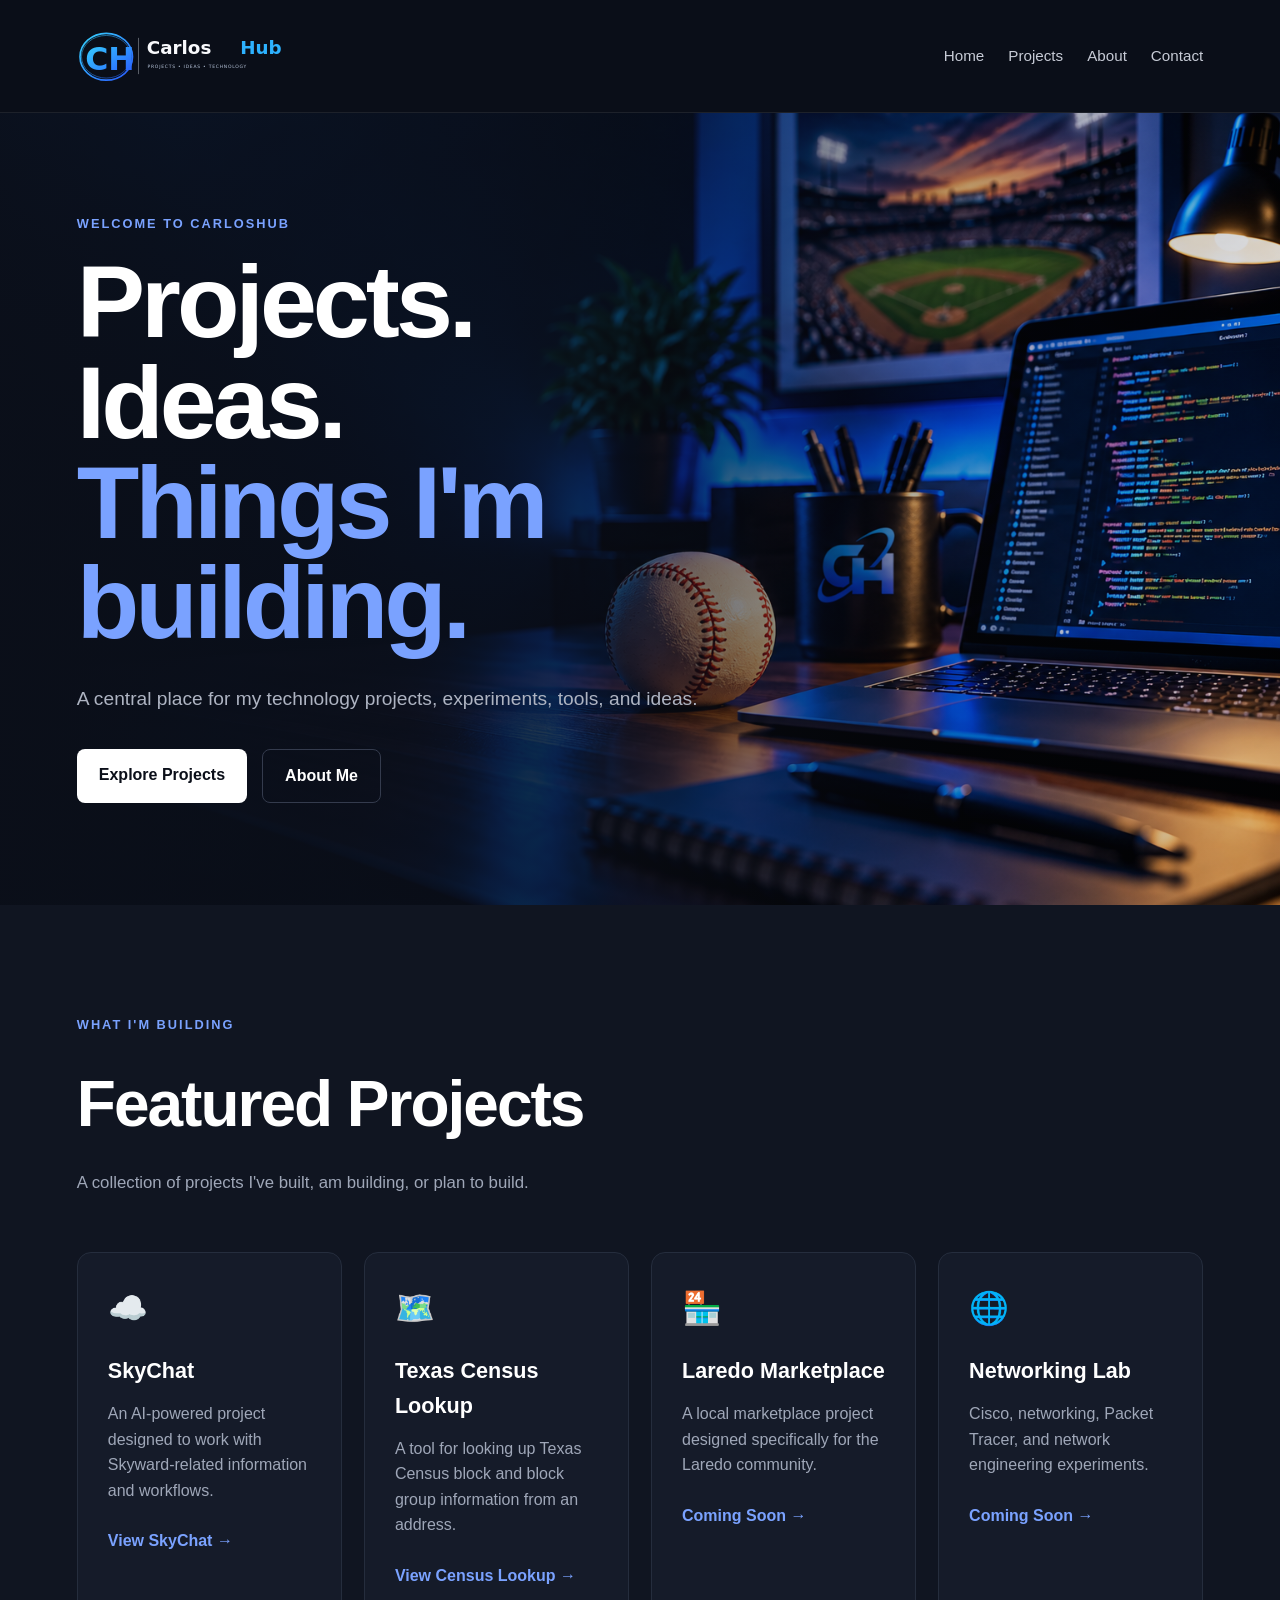
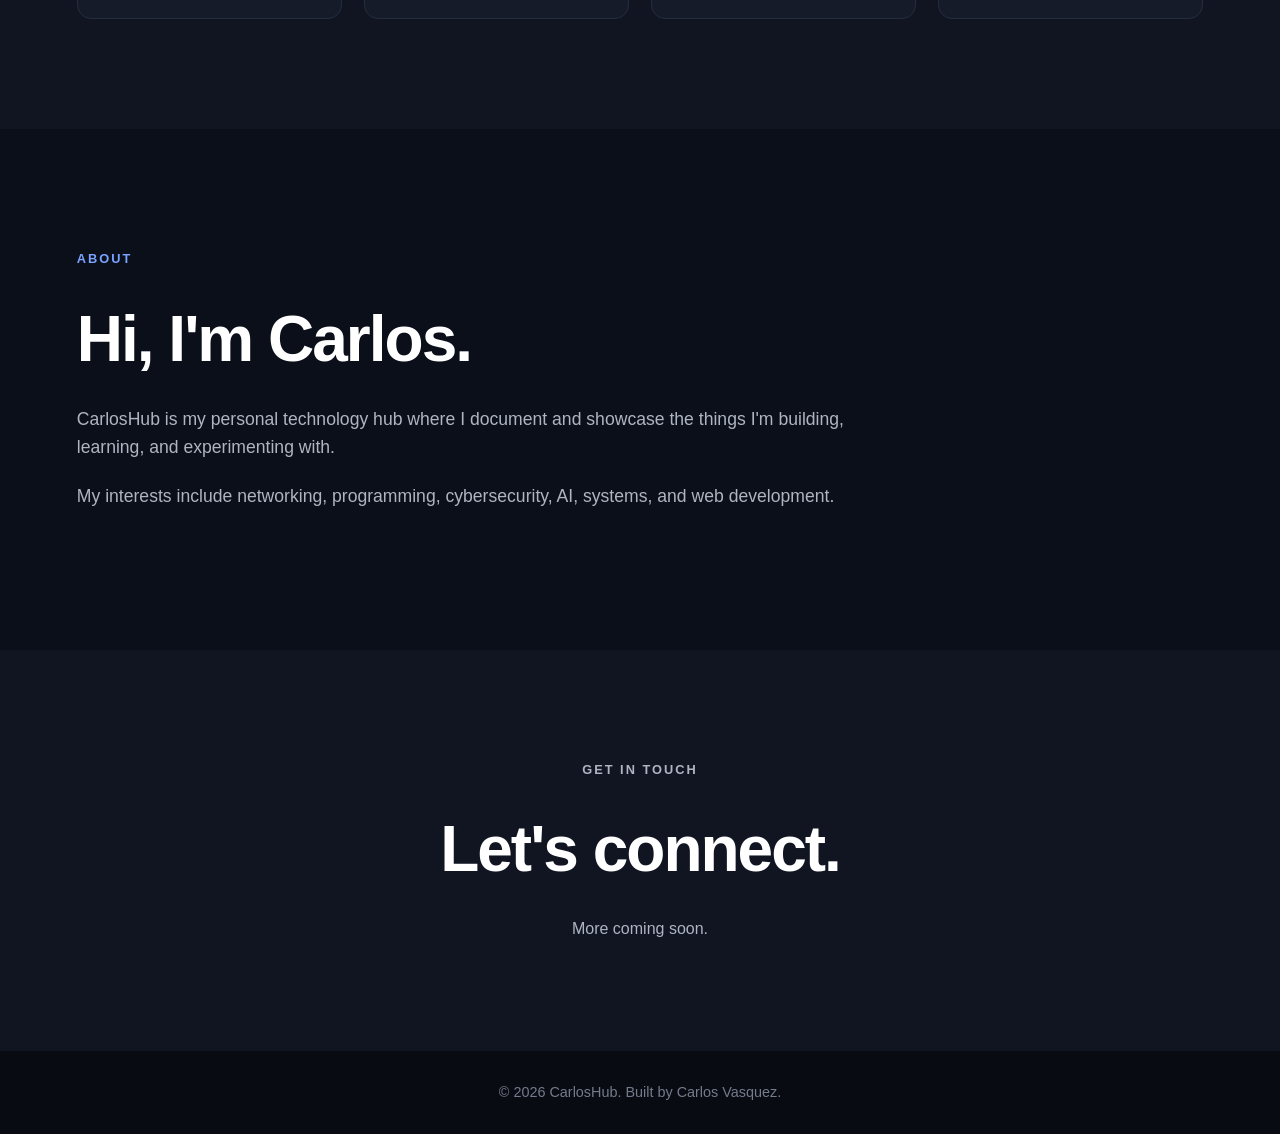
<file: index.html>
<!DOCTYPE html>
<html lang="en">
<head>
    <meta charset="UTF-8">
    <meta name="viewport" content="width=device-width, initial-scale=1.0">

    <title>CarlosHub | Projects & Technology</title>

    <link rel="stylesheet" href="style.css">
    <link rel="icon" type="image/png" href="carloshub-favicon.png">
</head>

<body>

    <!-- Navigation -->
    <header class="navbar">
        <div class="logo">
    <a href="index.html">
        <img src="carloshub-logo.svg" alt="CarlosHub">
    </a>
</div>

        <nav>
            <a href="#home">Home</a>
            <a href="#projects">Projects</a>
            <a href="#about">About</a>
            <a href="#contact">Contact</a>
        </nav>
    </header>


    <!-- Hero Section -->
    <section id="home" class="hero">

        <div class="hero-content">

            <p class="eyebrow">WELCOME TO CARLOSHUB</p>

            <h1>
                Projects.<br>
                Ideas.<br>
                <span>Things I'm building.</span>
            </h1>

            <p class="hero-text">
                A central place for my technology projects, experiments,
                tools, and ideas.
            </p>

            <div class="hero-buttons">
                <a href="#projects" class="button primary">
                    Explore Projects
                </a>

                <a href="#about" class="button secondary">
                    About Me
                </a>
            </div>

        </div>

    </section>


    <!-- Projects Section -->
    <section id="projects" class="projects-section">

        <div class="section-heading">
            <p class="eyebrow">WHAT I'M BUILDING</p>

            <h2>Featured Projects</h2>

            <p>
                A collection of projects I've built, am building,
                or plan to build.
            </p>
        </div>


        <div class="projects-grid">

            <!-- SkyChat -->
            <article class="project-card">

                <div class="project-icon">☁️</div>

                <h3>SkyChat</h3>

                <p>
                    An AI-powered project designed to work with
                    Skyward-related information and workflows.
                </p>

                <a href="https://carlosvasquez96.github.io/skychat/index.html"
   class="project-link"
   target="_blank"
   rel="noopener noreferrer">
    View SkyChat →
</a>

            </article>


            <!-- Census Lookup -->
            <article class="project-card">

                <div class="project-icon">🗺️</div>

                <h3>Texas Census Lookup</h3>

                <p>
                    A tool for looking up Texas Census block and
                    block group information from an address.
                </p>

                <a href="https://carlosvasquez96.github.io/census-block-lookup/"
   class="project-link"
   target="_blank"
   rel="noopener noreferrer">
    View Census Lookup →
</a>

            </article>


            <!-- Laredo Marketplace -->
            <article class="project-card">

                <div class="project-icon">🏪</div>

                <h3>Laredo Marketplace</h3>

                <p>
                    A local marketplace project designed specifically
                    for the Laredo community.
                </p>

                <a href="#" class="project-link">
                    Coming Soon →
                </a>

            </article>


            <!-- Networking -->
            <article class="project-card">

                <div class="project-icon">🌐</div>

                <h3>Networking Lab</h3>

                <p>
                    Cisco, networking, Packet Tracer, and
                    network engineering experiments.
                </p>

                <a href="#" class="project-link">
                    Coming Soon →
                </a>

            </article>

        </div>

    </section>


    <!-- About Section -->
    <section id="about" class="about-section">

        <div class="about-content">

            <p class="eyebrow">ABOUT</p>

            <h2>Hi, I'm Carlos.</h2>

            <p>
                CarlosHub is my personal technology hub where I
                document and showcase the things I'm building,
                learning, and experimenting with.
            </p>

            <p>
                My interests include networking, programming,
                cybersecurity, AI, systems, and web development.
            </p>

        </div>

    </section>


    <!-- Contact Section -->
    <section id="contact" class="contact-section">

        <p class="eyebrow">GET IN TOUCH</p>

        <h2>Let's connect.</h2>

        <p>
            More coming soon.
        </p>

    </section>


    <!-- Footer -->
    <footer>

        <p>
            © 2026 CarlosHub. Built by Carlos Vasquez.
        </p>

    </footer>


</body>
</html>
</file>
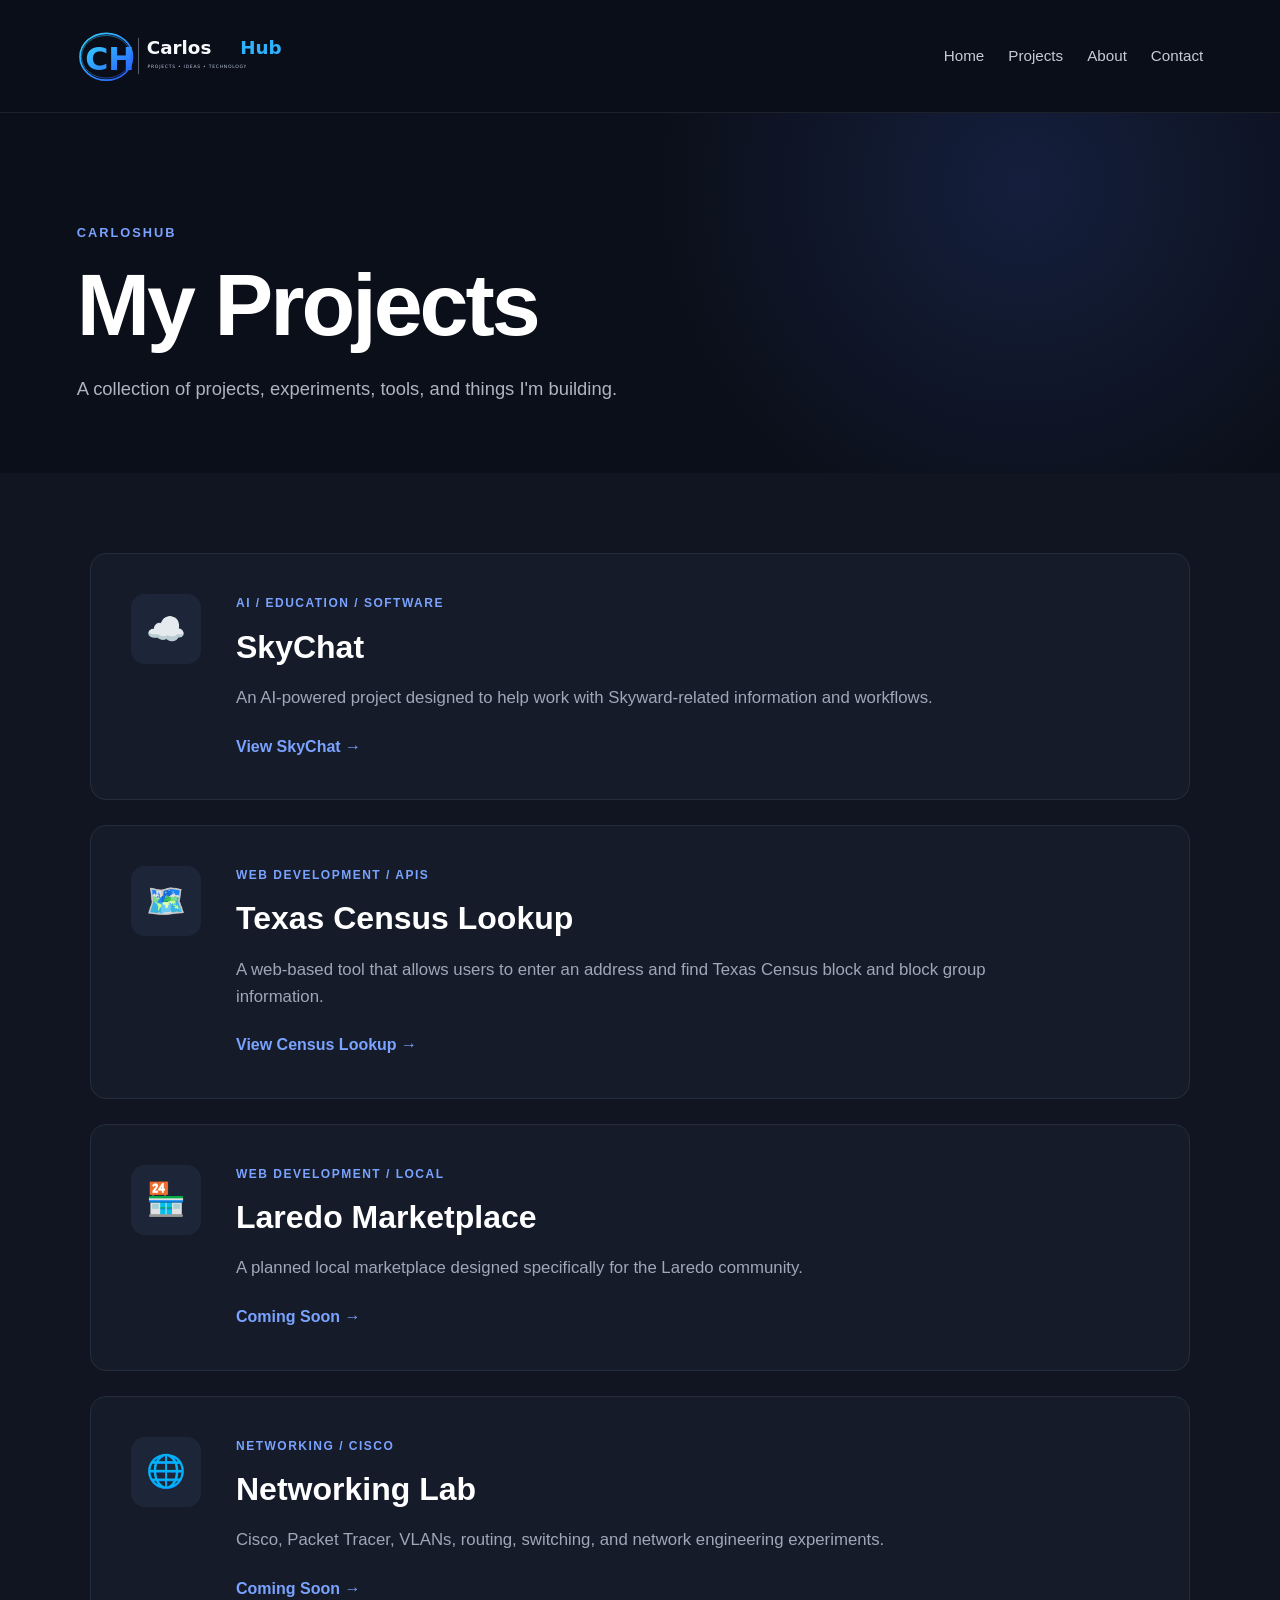
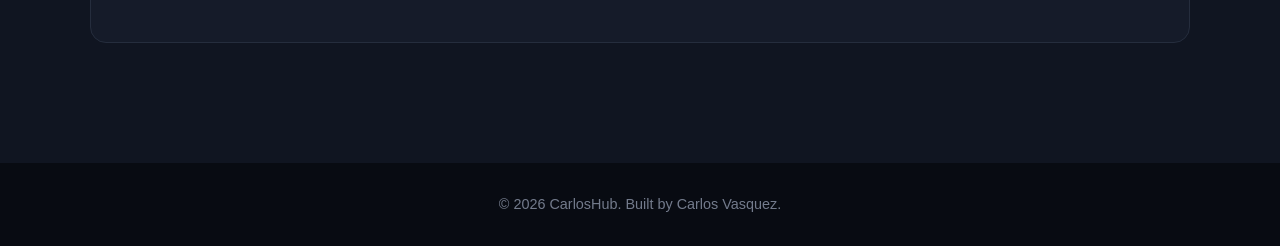
<file: projects.html>
<!DOCTYPE html>
<html lang="en">
<head>
    <meta charset="UTF-8">
    <meta name="viewport" content="width=device-width, initial-scale=1.0">

    <title>Projects | CarlosHub</title>

    <link rel="stylesheet" href="style.css">
    <link rel="icon" type="image/png" href="carloshub-favicon.png">
</head>

<body>

    <!-- Navigation -->
    <header class="navbar">
        <div class="logo">
    <a href="index.html">
        <img src="carloshub-logo.svg" alt="CarlosHub">
    </a>
</div>

        <nav>
            <a href="index.html">Home</a>
            <a href="projects.html">Projects</a>
            <a href="index.html#about">About</a>
            <a href="index.html#contact">Contact</a>
        </nav>
    </header>


    <!-- Page Header -->
    <section class="page-header">

        <p class="eyebrow">CARLOSHUB</p>

        <h1>My Projects</h1>

        <p>
            A collection of projects, experiments, tools,
            and things I'm building.
        </p>

    </section>


    <!-- Projects -->
    <section class="all-projects">

        <div class="project-list">


            <!-- SkyChat -->
            <article class="large-project-card">

                <div class="project-icon">☁️</div>

                <div class="project-content">

                    <p class="project-category">
                        AI / Education / Software
                    </p>

                    <h2>SkyChat</h2>

                    <p>
                        An AI-powered project designed to help
                        work with Skyward-related information
                        and workflows.
                    </p>

                    <a href="https://carlosvasquez96.github.io/skychat/index.html"
   class="project-link"
   target="_blank"
   rel="noopener noreferrer">
    View SkyChat →
</a>

                </div>

            </article>


            <!-- Census -->
            <article class="large-project-card">

                <div class="project-icon">🗺️</div>

                <div class="project-content">

                    <p class="project-category">
                        Web Development / APIs
                    </p>

                    <h2>Texas Census Lookup</h2>

                    <p>
                        A web-based tool that allows users to
                        enter an address and find Texas Census
                        block and block group information.
                    </p>

                    <a href="https://carlosvasquez96.github.io/census-block-lookup/"
   class="project-link"
   target="_blank"
   rel="noopener noreferrer">
    View Census Lookup →
</a>

                </div>

            </article>


            <!-- Laredo Marketplace -->
            <article class="large-project-card">

                <div class="project-icon">🏪</div>

                <div class="project-content">

                    <p class="project-category">
                        Web Development / Local
                    </p>

                    <h2>Laredo Marketplace</h2>

                    <p>
                        A planned local marketplace designed
                        specifically for the Laredo community.
                    </p>

                    <a href="#" class="project-link">
                        Coming Soon →
                    </a>

                </div>

            </article>


            <!-- Networking -->
            <article class="large-project-card">

                <div class="project-icon">🌐</div>

                <div class="project-content">

                    <p class="project-category">
                        Networking / Cisco
                    </p>

                    <h2>Networking Lab</h2>

                    <p>
                        Cisco, Packet Tracer, VLANs, routing,
                        switching, and network engineering
                        experiments.
                    </p>

                    <a href="#" class="project-link">
                        Coming Soon →
                    </a>

                </div>

            </article>


        </div>

    </section>


    <!-- Footer -->
    <footer>

        <p>
            © 2026 CarlosHub. Built by Carlos Vasquez.
        </p>

    </footer>


</body>
</html>
</file>
<file: style.css>
/* ========================================
   CarlosHub - Main Styles
======================================== */

* {
    margin: 0;
    padding: 0;
    box-sizing: border-box;
}

html {
    scroll-behavior: smooth;
}

body {
    font-family: Arial, Helvetica, sans-serif;
    background: #0b0f19;
    color: #ffffff;
    line-height: 1.6;
}


/* ========================================
   Navigation
======================================== */

.navbar {
    width: 100%;
    padding: 22px 6%;

    display: flex;
    justify-content: space-between;
    align-items: center;

    position: sticky;
    top: 0;
    z-index: 1000;

    background: rgba(11, 15, 25, 0.94);
    backdrop-filter: blur(10px);

    border-bottom: 1px solid rgba(255, 255, 255, 0.08);
}

.logo a {
    display: flex;
    align-items: center;
    text-decoration: none;
}

.logo img {
    width: 240px;
    height: auto;
    display: block;
}

.navbar nav {
    display: flex;
    gap: 24px;
}

.navbar nav a {
    color: #c7cbd6;
    text-decoration: none;

    font-size: 0.95rem;

    transition: color 0.3s ease;
}

.navbar nav a:hover {
    color: #ffffff;
}


/* ========================================
   General
======================================== */

.eyebrow {
    color: #7aa2ff;

    font-size: 0.8rem;
    font-weight: 700;

    letter-spacing: 2px;

    margin-bottom: 18px;
}


/* ========================================
   Homepage - Hero
======================================== */

.hero {
    min-height: 88vh;

    display: flex;
    align-items: center;

    padding: 80px 6%;

    background:
        linear-gradient(
            90deg,
            rgba(11, 15, 25, 0.95) 0%,
            rgba(11, 15, 25, 0.78) 42%,
            rgba(11, 15, 25, 0.25) 75%,
            rgba(11, 15, 25, 0.15) 100%
        ),
        url("hero-bg.png");

    background-size: cover;
    background-position: center right;
    background-repeat: no-repeat;
}

.hero-content {
    max-width: 850px;
}

.hero h1 {
    font-size: clamp(3.2rem, 8vw, 6.5rem);

    line-height: 0.98;

    letter-spacing: -4px;

    margin-bottom: 30px;
}

.hero h1 span {
    color: #7aa2ff;
}

.hero-text {
    max-width: 650px;

    color: #aeb4c2;

    font-size: 1.2rem;

    margin-bottom: 35px;
}


/* ========================================
   Buttons
======================================== */

.hero-buttons {
    display: flex;
    gap: 15px;
    flex-wrap: wrap;
}

.button {
    display: inline-block;

    padding: 13px 22px;

    border-radius: 8px;

    text-decoration: none;

    font-weight: 600;

    transition: 0.3s ease;
}

.primary {
    background: #ffffff;
    color: #0b0f19;
}

.primary:hover {
    transform: translateY(-2px);
}

.secondary {
    border: 1px solid #343b4d;
    color: #ffffff;
}

.secondary:hover {
    background: #171d2b;
}


/* ========================================
   Homepage - Projects
======================================== */

.projects-section {
    padding: 110px 6%;

    background: #101521;
}

.section-heading {
    max-width: 700px;

    margin-bottom: 55px;
}

.section-heading h2,
.about-section h2,
.contact-section h2 {
    font-size: clamp(2.2rem, 5vw, 4rem);

    letter-spacing: -2px;

    margin-bottom: 15px;
}

.section-heading > p:last-child {
    color: #9fa7b8;

    font-size: 1.05rem;
}

.projects-grid {
    display: grid;

    grid-template-columns: repeat(
        auto-fit,
        minmax(250px, 1fr)
    );

    gap: 22px;
}

.project-card {
    padding: 30px;

    background: #151b29;

    border: 1px solid #252d3d;

    border-radius: 14px;

    transition:
        transform 0.3s ease,
        border-color 0.3s ease;
}

.project-card:hover {
    transform: translateY(-6px);

    border-color: #4f6fbf;
}

.project-icon {
    font-size: 2rem;

    margin-bottom: 20px;
}

.project-card h3 {
    font-size: 1.35rem;

    margin-bottom: 12px;
}

.project-card p {
    color: #9fa7b8;

    margin-bottom: 25px;
}

.project-link {
    color: #7aa2ff;

    text-decoration: none;

    font-weight: 600;
}

.project-link:hover {
    color: #ffffff;
}


/* ========================================
   Homepage - About
======================================== */

.about-section {
    padding: 120px 6%;

    background: #0b0f19;
}

.about-content {
    max-width: 800px;
}

.about-content p:not(.eyebrow) {
    color: #aeb4c2;

    font-size: 1.1rem;

    margin-bottom: 20px;
}


/* ========================================
   Homepage - Contact
======================================== */

.contact-section {
    padding: 110px 6%;

    text-align: center;

    background: #101521;
}

.contact-section p {
    color: #aeb4c2;
}


/* ========================================
   Projects Page
======================================== */

.page-header {
    padding: 110px 6% 70px;

    background:
        radial-gradient(
            circle at 80% 20%,
            rgba(65, 105, 225, 0.18),
            transparent 35%
        );
}

.page-header h1 {
    font-size: clamp(3rem, 7vw, 5.5rem);

    line-height: 1;

    letter-spacing: -3px;

    margin-bottom: 25px;
}

.page-header > p:last-child {
    max-width: 650px;

    color: #aeb4c2;

    font-size: 1.15rem;
}


/* ========================================
   Projects Page - Project List
======================================== */

.all-projects {
    padding: 80px 6% 120px;

    background: #101521;
}

.project-list {
    max-width: 1100px;

    margin: 0 auto;

    display: flex;

    flex-direction: column;

    gap: 25px;
}


/* ========================================
   Projects Page - Large Cards
======================================== */

.large-project-card {
    display: flex;

    gap: 35px;

    padding: 40px;

    background: #151b29;

    border: 1px solid #252d3d;

    border-radius: 16px;

    transition:
        transform 0.3s ease,
        border-color 0.3s ease;
}

.large-project-card:hover {
    transform: translateY(-4px);

    border-color: #4f6fbf;
}

.large-project-card .project-icon {
    flex-shrink: 0;

    width: 70px;
    height: 70px;

    display: flex;

    align-items: center;

    justify-content: center;

    background: #1d2638;

    border-radius: 14px;

    font-size: 2rem;
}

.project-content {
    max-width: 750px;
}

.project-category {
    color: #7aa2ff;

    font-size: 0.75rem;

    font-weight: 700;

    letter-spacing: 1.5px;

    text-transform: uppercase;

    margin-bottom: 8px;
}

.project-content h2 {
    font-size: 2rem;

    margin-bottom: 12px;
}

.project-content > p:not(.project-category) {
    color: #9fa7b8;

    font-size: 1.05rem;

    margin-bottom: 22px;
}


/* ========================================
   Footer
======================================== */

footer {
    padding: 30px 6%;

    text-align: center;

    color: #737b8c;

    font-size: 0.9rem;

    background: #080b12;
}


/* ========================================
   Mobile
======================================== */

/* ========================================
   Mobile / Responsive
======================================== */

@media (max-width: 700px) {

    .navbar {
        padding: 18px 5%;

        flex-wrap: wrap;

        gap: 15px;
    }

    .logo {
        flex-shrink: 0;
    }

    .navbar nav {
        width: 100%;

        display: flex;

        justify-content: center;

        flex-wrap: wrap;

        gap: 10px 18px;
    }

    .navbar nav a {
        font-size: 0.85rem;
    }


    .hero {
        padding: 70px 5%;
    }

    .hero h1 {
        letter-spacing: -2px;
    }


    .projects-section,
    .about-section,
    .contact-section {
        padding: 80px 5%;
    }


    .page-header {
        padding: 80px 5% 50px;
    }


    .all-projects {
        padding: 60px 5% 80px;
    }


    .large-project-card {
        flex-direction: column;

        padding: 28px;
    }



}
</file>
